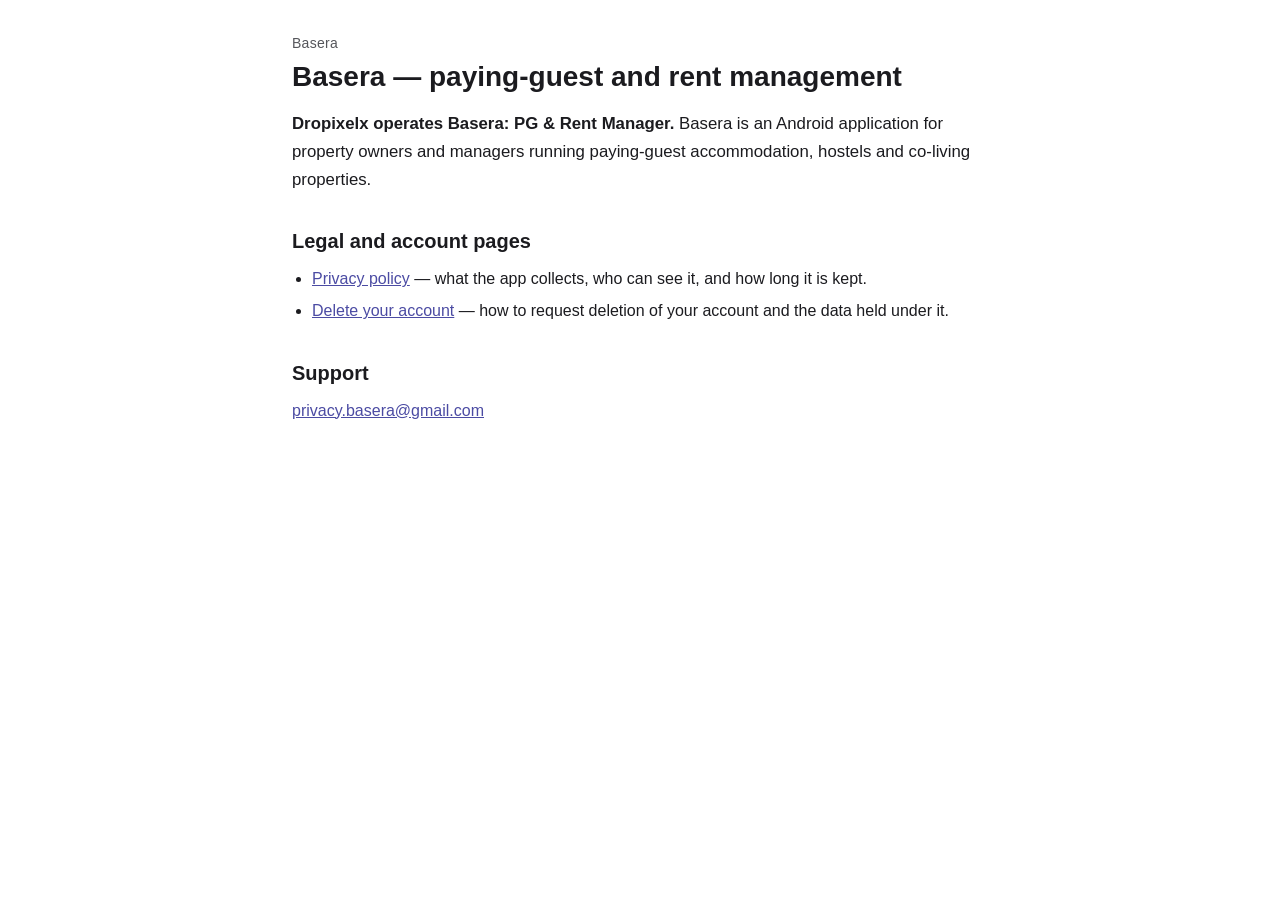
<file: index.html>
<!doctype html>
<html lang="en">
<head>
<meta charset="utf-8">
<meta name="viewport" content="width=device-width, initial-scale=1">
<title>Basera</title>
<meta name="description" content="Basera — paying-guest and rent management. Privacy policy and account deletion.">
<link rel="stylesheet" href="style.css">
</head>
<body>
<main>

<p class="eyebrow">Basera</p>
<h1>Basera — paying-guest and rent management</h1>

<p class="lede">
  <strong>Dropixelx operates Basera: PG & Rent Manager.</strong> Basera is an
  Android application for property owners and managers running paying-guest
  accommodation, hostels and co-living properties.
</p>

<h2>Legal and account pages</h2>
<ul>
  <li><a href="privacy/">Privacy policy</a> — what the app collects, who can
      see it, and how long it is kept.</li>
  <li><a href="delete-account/">Delete your account</a> — how to request
      deletion of your account and the data held under it.</li>
</ul>

<h2>Support</h2>
<p>
  <a href="mailto:privacy.basera@gmail.com">privacy.basera@gmail.com</a>
</p>

</main>
</body>
</html>
</file>
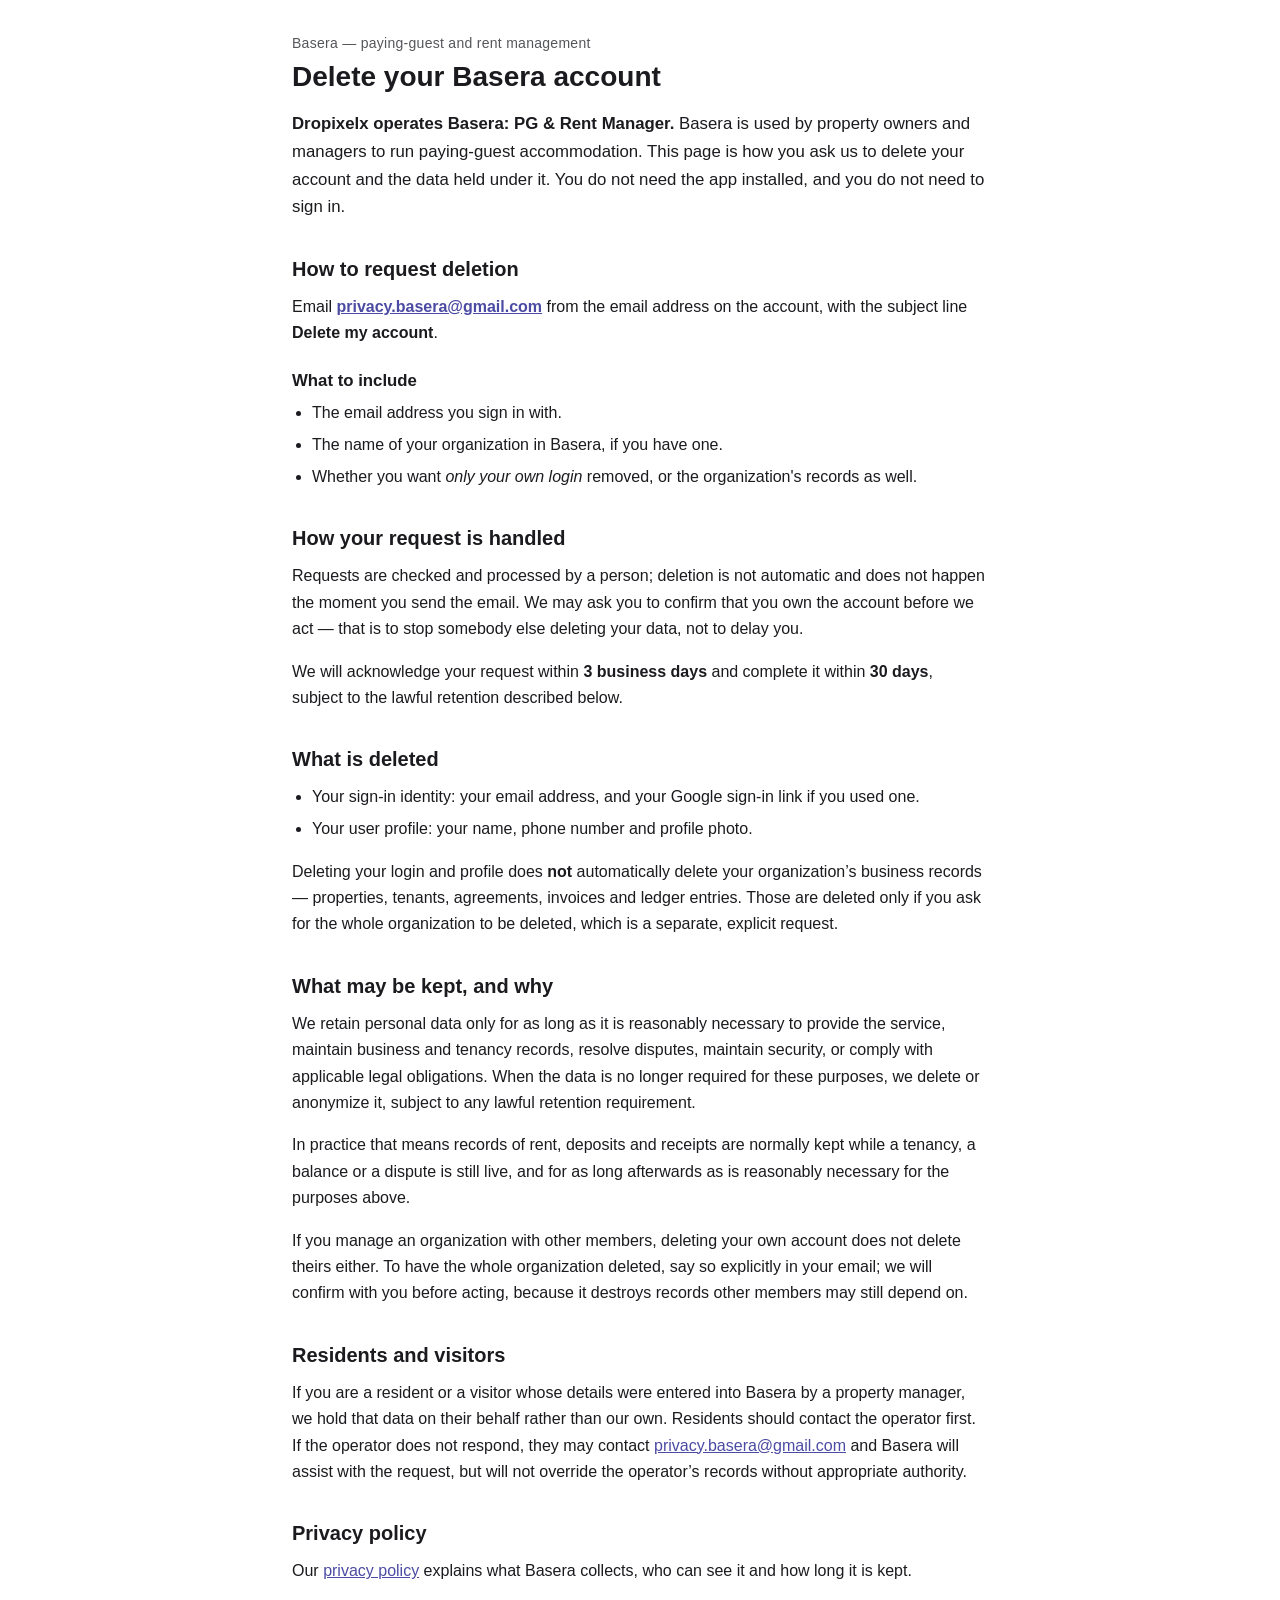
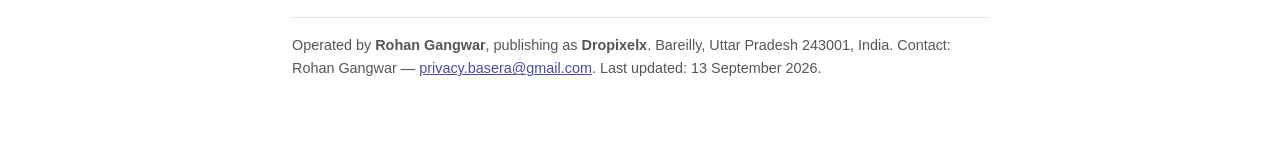
<file: delete-account/index.html>
<!doctype html>
<html lang="en">
<head>
<meta charset="utf-8">
<meta name="viewport" content="width=device-width, initial-scale=1">
<title>Delete your Basera account</title>
<meta name="description" content="How to request deletion of your Basera account and the data held under it.">
<link rel="stylesheet" href="../style.css">
</head>
<body>
<main>

<p class="eyebrow">Basera — paying-guest and rent management</p>
<h1>Delete your Basera account</h1>

<p class="lede">
  <strong>Dropixelx operates Basera: PG & Rent Manager.</strong> Basera is used
  by property owners and managers to run paying-guest accommodation. This page
  is how you ask us to delete your account and the data held under it. You do
  not need the app installed, and you do not need to sign in.
</p>

<h2>How to request deletion</h2>

<p>
  Email <a href="mailto:privacy.basera@gmail.com?subject=Delete%20my%20account"><strong>privacy.basera@gmail.com</strong></a>
  from the email address on the account, with the subject line
  <strong>Delete my account</strong>.
</p>

<h3>What to include</h3>
<ul>
  <li>The email address you sign in with.</li>
  <li>The name of your organization in Basera, if you have one.</li>
  <li>Whether you want <em>only your own login</em> removed, or the
      organization's records as well.</li>
</ul>

<h2>How your request is handled</h2>

<p>
  Requests are checked and processed by a person; deletion is not automatic
  and does not happen the moment you send the email. We may ask you to confirm
  that you own the account before we act — that is to stop somebody else
  deleting your data, not to delay you.
</p>

<p>
  We will acknowledge your request within <strong>3 business days</strong> and
  complete it within <strong>30 days</strong>, subject to the lawful retention
  described below.
</p>

<h2>What is deleted</h2>
<ul>
  <li>Your sign-in identity: your email address, and your Google sign-in link
      if you used one.</li>
  <li>Your user profile: your name, phone number and profile photo.</li>
</ul>

<p>
  Deleting your login and profile does <strong>not</strong> automatically
  delete your organization’s business records — properties, tenants,
  agreements, invoices and ledger entries. Those are deleted only if you ask
  for the whole organization to be deleted, which is a separate, explicit
  request.
</p>

<h2>What may be kept, and why</h2>

<p>
  We retain personal data only for as long as it is reasonably necessary to
  provide the service, maintain business and tenancy records, resolve disputes,
  maintain security, or comply with applicable legal obligations. When the data
  is no longer required for these purposes, we delete or anonymize it, subject
  to any lawful retention requirement.
</p>

<p>
  In practice that means records of rent, deposits and receipts are normally
  kept while a tenancy, a balance or a dispute is still live, and for as long
  afterwards as is reasonably necessary for the purposes above.
</p>

<p>
  If you manage an organization with other members, deleting your own account
  does not delete theirs either. To have the whole organization deleted, say
  so explicitly in your email; we will confirm with you before acting, because
  it destroys records other members may still depend on.
</p>

<h2>Residents and visitors</h2>

<p>
  If you are a resident or a visitor whose details were entered into Basera by
  a property manager, we hold that data on their behalf rather than our own.
  Residents should contact the operator first. If the operator does not
  respond, they may contact
  <a href="mailto:privacy.basera@gmail.com">privacy.basera@gmail.com</a> and
  Basera will assist with the request, but will not override the operator’s
  records without appropriate authority.
</p>

<h2>Privacy policy</h2>
<p>
  Our <a href="../privacy/">privacy policy</a> explains what Basera collects,
  who can see it and how long it is kept.
</p>

<hr>
<p class="meta">
  Operated by <strong>Rohan Gangwar</strong>, publishing as
  <strong>Dropixelx</strong>.
  Bareilly, Uttar Pradesh 243001, India.
  Contact: Rohan Gangwar — <a href="mailto:privacy.basera@gmail.com">privacy.basera@gmail.com</a>.
  Last updated: 13 September 2026.
</p>

</main>
</body>
</html>
</file>
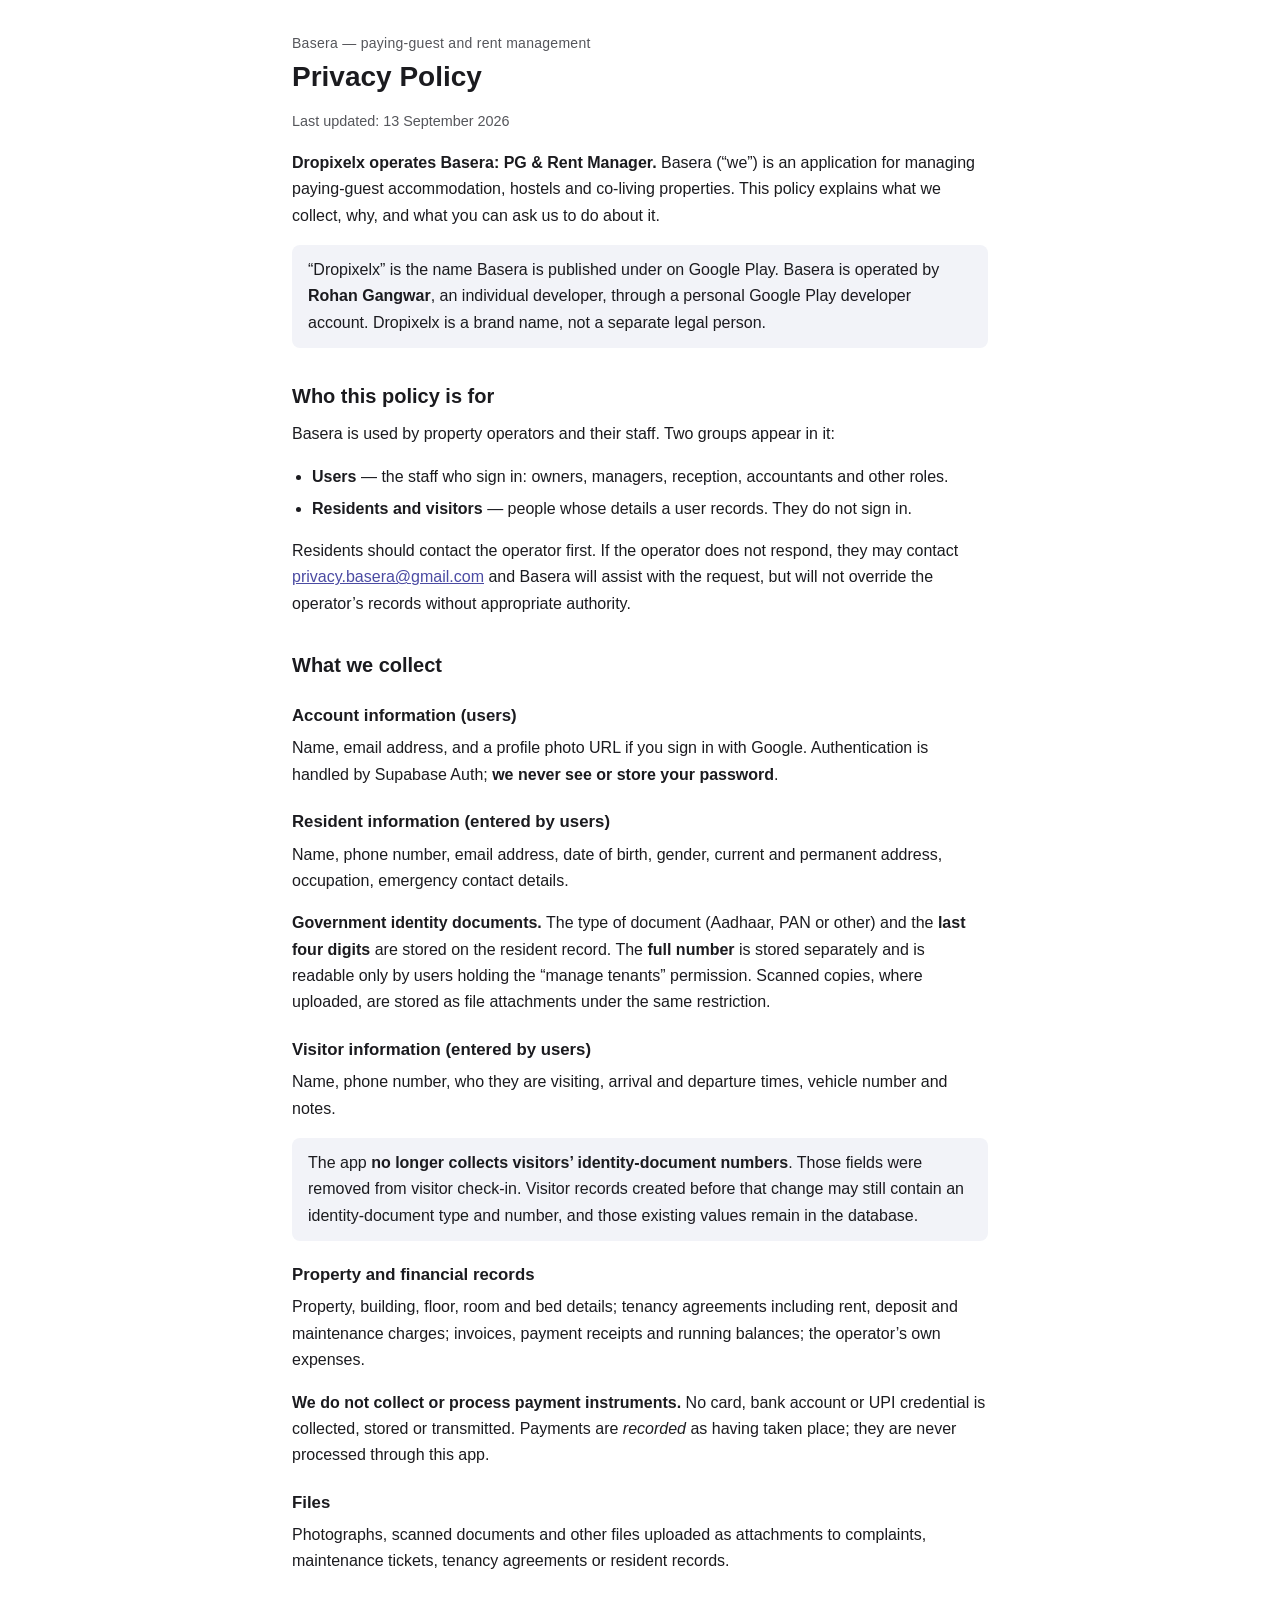
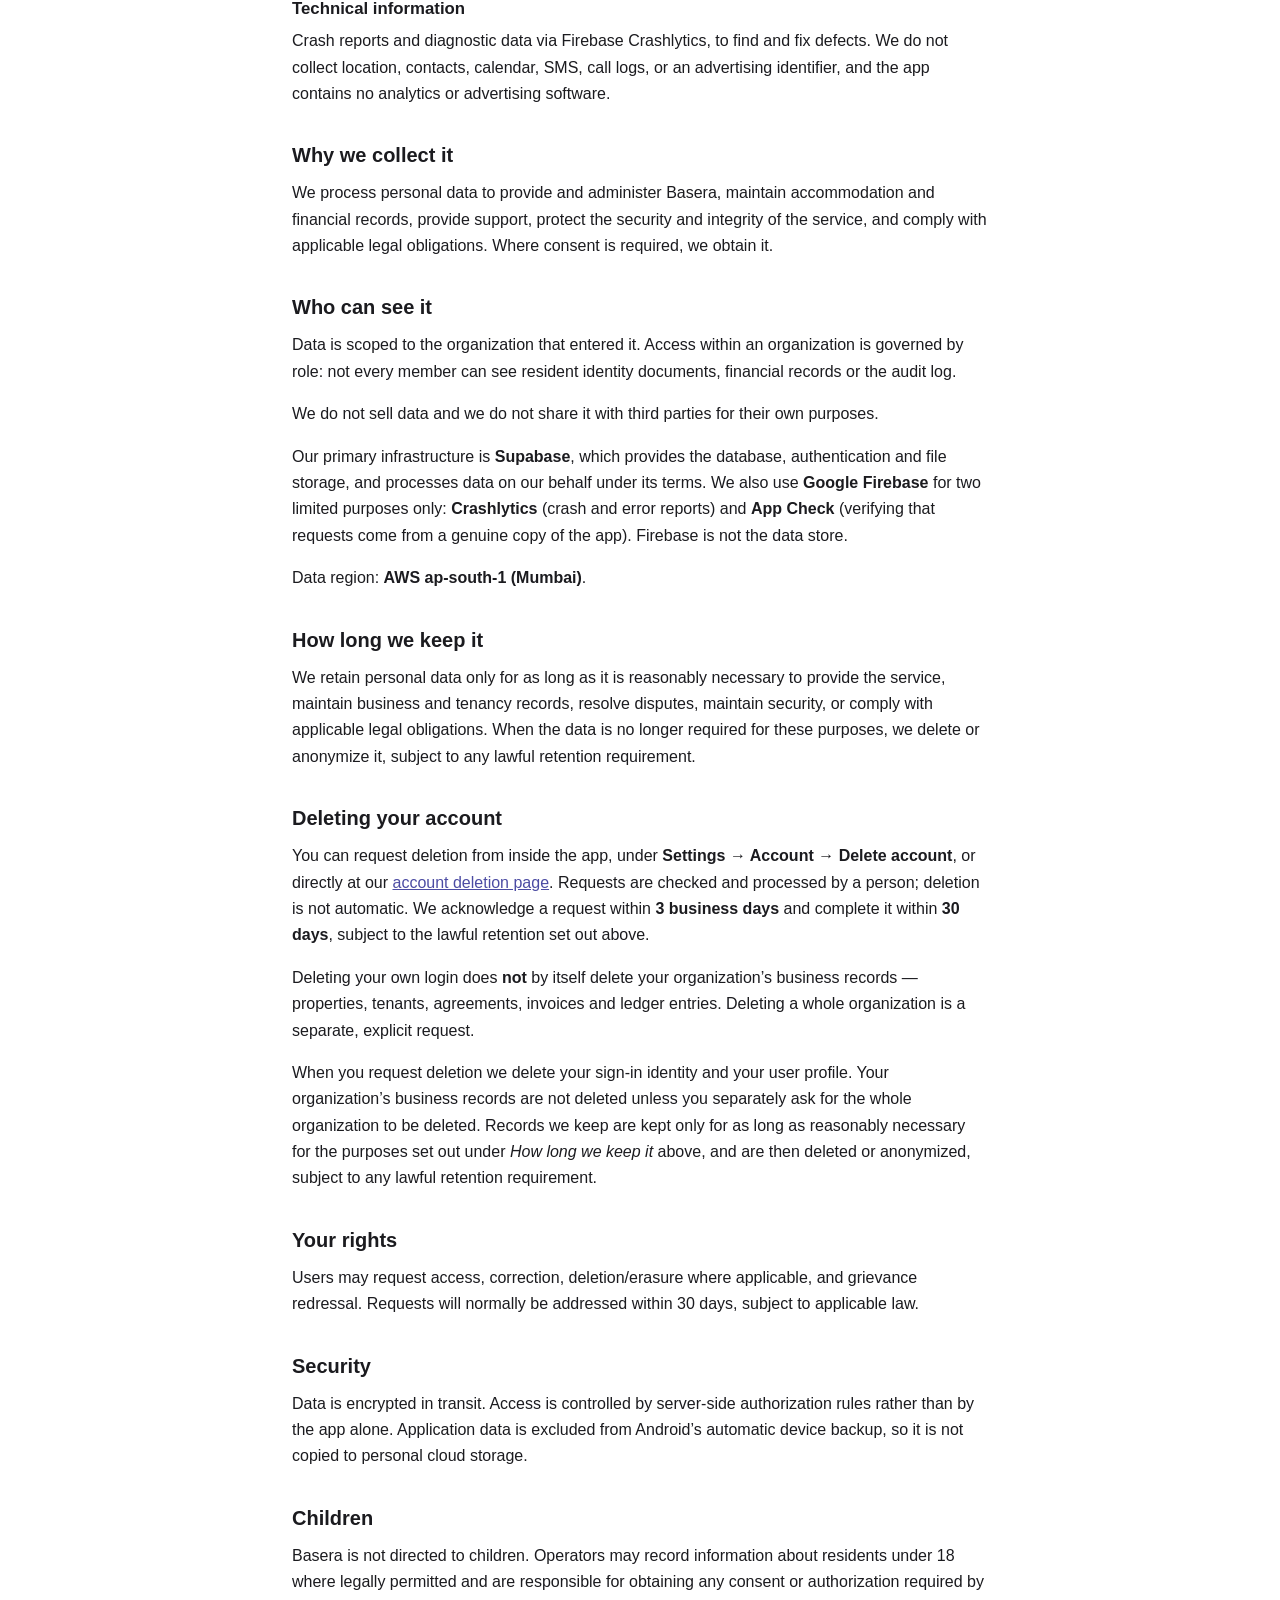
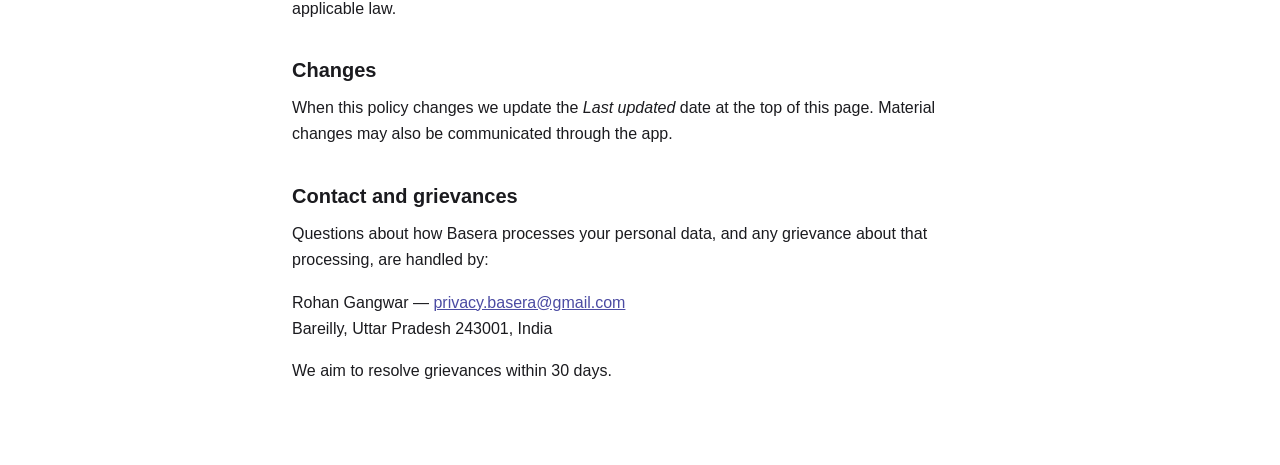
<file: privacy/index.html>
<!doctype html>
<html lang="en">
<head>
<meta charset="utf-8">
<meta name="viewport" content="width=device-width, initial-scale=1">
<title>Basera — Privacy Policy</title>
<meta name="description" content="What Basera collects, why, who can see it, and how to ask us to delete it.">
<link rel="stylesheet" href="../style.css">
</head>
<body>
<main>

<p class="eyebrow">Basera — paying-guest and rent management</p>
<h1>Privacy Policy</h1>

<p class="meta">
  Last updated: 13 September 2026
</p>

<p>
  <strong>Dropixelx operates Basera: PG & Rent Manager.</strong> Basera (“we”)
  is an application for managing paying-guest accommodation, hostels and
  co-living properties. This policy explains what we collect, why, and what
  you can ask us to do about it.
</p>
<p class="note">
  “Dropixelx” is the name Basera is published under on Google Play. Basera is
  operated by <strong>Rohan Gangwar</strong>, an individual developer, through
  a personal Google Play developer account. Dropixelx is a brand name, not a
  separate legal person.
</p>

<h2>Who this policy is for</h2>
<p>Basera is used by property operators and their staff. Two groups appear in it:</p>
<ul>
  <li><strong>Users</strong> — the staff who sign in: owners, managers,
      reception, accountants and other roles.</li>
  <li><strong>Residents and visitors</strong> — people whose details a user
      records. They do not sign in.</li>
</ul>
<p>
  Residents should contact the operator first. If the operator does not
  respond, they may contact
  <a href="mailto:privacy.basera@gmail.com">privacy.basera@gmail.com</a> and
  Basera will assist with the request, but will not override the operator’s
  records without appropriate authority.
</p>

<h2>What we collect</h2>

<h3>Account information (users)</h3>
<p>
  Name, email address, and a profile photo URL if you sign in with Google.
  Authentication is handled by Supabase Auth; <strong>we never see or store
  your password</strong>.
</p>

<h3>Resident information (entered by users)</h3>
<p>
  Name, phone number, email address, date of birth, gender, current and
  permanent address, occupation, emergency contact details.
</p>
<p>
  <strong>Government identity documents.</strong> The type of document
  (Aadhaar, PAN or other) and the <strong>last four digits</strong> are stored
  on the resident record. The <strong>full number</strong> is stored separately
  and is readable only by users holding the “manage tenants” permission.
  Scanned copies, where uploaded, are stored as file attachments under the same
  restriction.
</p>

<h3>Visitor information (entered by users)</h3>
<p>
  Name, phone number, who they are visiting, arrival and departure times,
  vehicle number and notes.
</p>
<p class="note">
  The app <strong>no longer collects visitors’ identity-document numbers</strong>.
  Those fields were removed from visitor check-in. Visitor records created
  before that change may still contain an identity-document type and number,
  and those existing values remain in the database.
</p>

<h3>Property and financial records</h3>
<p>
  Property, building, floor, room and bed details; tenancy agreements including
  rent, deposit and maintenance charges; invoices, payment receipts and running
  balances; the operator’s own expenses.
</p>
<p>
  <strong>We do not collect or process payment instruments.</strong> No card,
  bank account or UPI credential is collected, stored or transmitted. Payments
  are <em>recorded</em> as having taken place; they are never processed through
  this app.
</p>

<h3>Files</h3>
<p>
  Photographs, scanned documents and other files uploaded as attachments to
  complaints, maintenance tickets, tenancy agreements or resident records.
</p>

<h3>Technical information</h3>
<p>
  Crash reports and diagnostic data via Firebase Crashlytics, to find and fix
  defects. We do not collect location, contacts, calendar, SMS, call logs, or an
  advertising identifier, and the app contains no analytics or advertising
  software.
</p>

<h2>Why we collect it</h2>
<p>
  We process personal data to provide and administer Basera, maintain
  accommodation and financial records, provide support, protect the security
  and integrity of the service, and comply with applicable legal obligations.
  Where consent is required, we obtain it.
</p>

<h2>Who can see it</h2>
<p>
  Data is scoped to the organization that entered it. Access within an
  organization is governed by role: not every member can see resident identity
  documents, financial records or the audit log.
</p>
<p>We do not sell data and we do not share it with third parties for their own purposes.</p>
<p>
  Our primary infrastructure is <strong>Supabase</strong>, which provides the
  database, authentication and file storage, and processes data on our behalf
  under its terms. We also use <strong>Google Firebase</strong> for two limited
  purposes only: <strong>Crashlytics</strong> (crash and error reports) and
  <strong>App Check</strong> (verifying that requests come from a genuine copy
  of the app). Firebase is not the data store.
</p>
<p>
  Data region: <strong>AWS ap-south-1 (Mumbai)</strong>.
</p>

<h2>How long we keep it</h2>
<p>
  We retain personal data only for as long as it is reasonably necessary to
  provide the service, maintain business and tenancy records, resolve disputes,
  maintain security, or comply with applicable legal obligations. When the data
  is no longer required for these purposes, we delete or anonymize it, subject
  to any lawful retention requirement.
</p>

<h2>Deleting your account</h2>
<p>
  You can request deletion from inside the app, under
  <strong>Settings → Account → Delete account</strong>, or directly at our
  <a href="../delete-account/">account deletion page</a>. Requests are checked
  and processed by a person; deletion is not automatic. We acknowledge a
  request within <strong>3 business days</strong> and complete it within
  <strong>30 days</strong>, subject to the lawful retention set out above.
</p>
<p>
  Deleting your own login does <strong>not</strong> by itself delete your
  organization’s business records — properties, tenants, agreements, invoices
  and ledger entries. Deleting a whole organization is a separate, explicit
  request.
</p>
<p>
  When you request deletion we delete your sign-in identity and your user
  profile. Your organization’s business records are not deleted unless you
  separately ask for the whole organization to be deleted. Records we keep are
  kept only for as long as reasonably necessary for the purposes set out under
  <em>How long we keep it</em> above, and are then deleted or anonymized,
  subject to any lawful retention requirement.
</p>

<h2>Your rights</h2>
<p>
  Users may request access, correction, deletion/erasure where applicable, and
  grievance redressal. Requests will normally be addressed within 30 days,
  subject to applicable law.
</p>

<h2>Security</h2>
<p>
  Data is encrypted in transit. Access is controlled by server-side
  authorization rules rather than by the app alone. Application data is excluded
  from Android’s automatic device backup, so it is not copied to personal cloud
  storage.
</p>

<h2>Children</h2>
<p>
  Basera is not directed to children. Operators may record information about
  residents under 18 where legally permitted and are responsible for obtaining
  any consent or authorization required by applicable law.
</p>

<h2>Changes</h2>
<p>
  When this policy changes we update the <em>Last updated</em> date at the top
  of this page. Material changes may also be communicated through the app.
</p>

<h2>Contact and grievances</h2>
<p>
  Questions about how Basera processes your personal data, and any grievance
  about that processing, are handled by:
</p>
<p>
  Rohan Gangwar — <a href="mailto:privacy.basera@gmail.com">privacy.basera@gmail.com</a><br>
  Bareilly, Uttar Pradesh 243001, India
</p>
<p>
  We aim to resolve grievances within 30 days.
</p>

</main>
</body>
</html>
</file>
<file: style.css>
/* Basera public pages — deletion request and privacy policy.
   Deliberately one small stylesheet, no fonts or scripts fetched from
   anywhere: these pages must load for a Play reviewer in an incognito
   window, on a phone, possibly on a slow connection. */

:root {
  color-scheme: light dark;
  --bg: #ffffff;
  --fg: #1b1b1f;
  --muted: #55565b;
  --rule: #e2e2e8;
  --accent: #4b4ba3;
  --owner-bg: #fff6e5;
  --owner-fg: #6b4a00;
  --owner-rule: #e8b23a;
  --fill-bg: #ffe3e3;
  --fill-fg: #8a1c1c;
  --note-bg: #f2f3f8;
}

@media (prefers-color-scheme: dark) {
  :root:not([data-theme="light"]) {
    --bg: #16161a;
    --fg: #ececf1;
    --muted: #a9aab2;
    --rule: #303038;
    --accent: #b3b3ff;
    --owner-bg: #3a2e12;
    --owner-fg: #ffdf9e;
    --owner-rule: #a37a1d;
    --fill-bg: #4a1f1f;
    --fill-fg: #ffc9c9;
    --note-bg: #21222a;
  }
}

* { box-sizing: border-box; }

body {
  margin: 0;
  background: var(--bg);
  color: var(--fg);
  font: 16px/1.65 -apple-system, BlinkMacSystemFont, "Segoe UI", Roboto,
        "Helvetica Neue", Arial, sans-serif;
  -webkit-text-size-adjust: 100%;
}

main {
  max-width: 46rem;
  margin: 0 auto;
  padding: 2rem 1.25rem 4rem;
}

.eyebrow {
  margin: 0 0 .25rem;
  color: var(--muted);
  font-size: .875rem;
  letter-spacing: .02em;
}

h1 { font-size: 1.75rem; line-height: 1.25; margin: 0 0 1rem; }
h2 { font-size: 1.25rem; margin: 2rem 0 .5rem; }
h3 { font-size: 1.05rem; margin: 1.25rem 0 .35rem; }

p, ul { margin: 0 0 1rem; }
ul { padding-left: 1.25rem; }
li { margin-bottom: .35rem; }

.lede { font-size: 1.05rem; }

a { color: var(--accent); }

hr { border: 0; border-top: 1px solid var(--rule); margin: 2rem 0 1rem; }

.meta { color: var(--muted); font-size: .9rem; }

.note {
  background: var(--note-bg);
  border-radius: .5rem;
  padding: .75rem 1rem;
}

/* An unresolved business/legal fact. Loud on purpose: if one of these
   reaches a published page, the page is making an empty statement. */
.fill {
  background: var(--fill-bg);
  color: var(--fill-fg);
  padding: .05em .35em;
  border-radius: .25rem;
  font-weight: 600;
  font-size: .95em;
}

.notice {
  border-radius: .5rem;
  padding: .9rem 1rem;
  margin: 0 0 1.5rem;
}

.notice--owner {
  background: var(--owner-bg);
  color: var(--owner-fg);
  border: 1px solid var(--owner-rule);
}

@media (max-width: 30rem) {
  main { padding: 1.5rem 1rem 3rem; }
  h1 { font-size: 1.5rem; }
}
</file>
